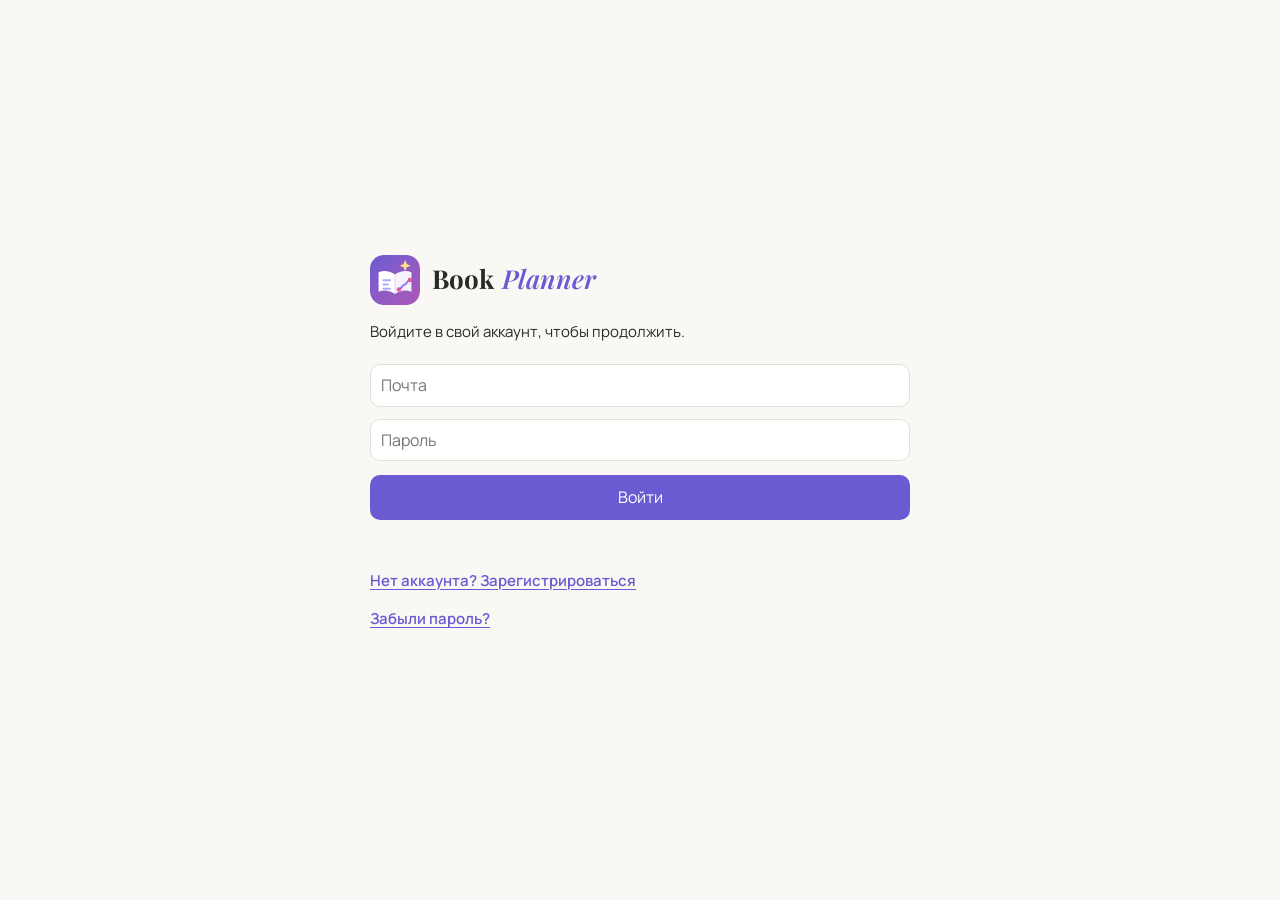
<file: index.html>
<!doctype html>
<html lang="ru">
  <head>
    <meta charset="utf-8" />
    <meta name="viewport" content="width=device-width, initial-scale=1, viewport-fit=cover" />
    <meta name="referrer" content="no-referrer" />
    <!-- Страница может обращаться только к своему проекту Supabase. Если смените проект, обновите адрес в connect-src здесь и в js/config.js. -->
    <meta
      http-equiv="Content-Security-Policy"
      content="default-src 'none'; script-src 'self'; style-src 'self' 'unsafe-inline'; img-src 'self' blob: data:; font-src 'self'; connect-src 'self' blob: https://jmwgsvzxnfgwbrtwiyse.supabase.co; base-uri 'none'; form-action 'none'"
    />
    <title>Book Planner</title>
    <meta
      name="description"
      content="Планировщик сюжета книги: книги, вкладки, блоки, карточки героев."
    />
    <link rel="icon" type="image/svg+xml" sizes="any" href="assets/icon.svg" />
    <link rel="icon" type="image/png" sizes="32x32" href="assets/favicon-32.png" />
    <link rel="icon" type="image/png" sizes="64x64" href="assets/favicon-64.png" />
    <link rel="apple-touch-icon" href="assets/apple-touch-icon.png" />
    <meta name="theme-color" content="#8b7bff" />
    <link rel="stylesheet" href="css/fonts.css?v=202611100936" />
    <link rel="stylesheet" href="css/themes.css?v=202611100936" />
    <link rel="stylesheet" href="css/base.css?v=202611100936" />
    <link rel="stylesheet" href="css/header.css?v=202611100936" />
    <link rel="stylesheet" href="css/tabs.css?v=202611100936" />
    <link rel="stylesheet" href="css/toolbar.css?v=202611100936" />
    <link rel="stylesheet" href="css/layout.css?v=202611100936" />
    <link rel="stylesheet" href="css/outline.css?v=202611100936" />
    <link rel="stylesheet" href="css/blocks.css?v=202611100936" />
    <link rel="stylesheet" href="css/tables.css?v=202611100936" />
    <link rel="stylesheet" href="css/overlays.css?v=202611100936" />
    <link rel="stylesheet" href="css/tour.css?v=202611100936" />
    <link rel="stylesheet" href="css/modes.css?v=202611100936" />
    <script src="js/theme-boot.js?v=202611100936"></script>
  </head>
  <body>
    <noscript>Для работы сайта нужен включённый JavaScript.</noscript>
    <svg width="0" height="0" style="position: absolute" aria-hidden="true" focusable="false">
      <defs>
        <linearGradient id="lgg" x1="0" y1="0" x2="1" y2="1">
          <stop offset="0" stop-color="#8b7bff" style="stop-color: var(--ac)" />
          <stop
            offset="1"
            stop-color="#e255a1"
            style="stop-color: color-mix(in srgb, var(--ac) 45%, #e255a1)"
          />
        </linearGradient>
      </defs>
      <symbol id="lg" viewBox="0 0 64 64">
        <rect width="64" height="64" rx="15" fill="url(#lgg)" />
        <path d="M11 22c8-3 15-1 21 3v25c-6-4-13-6-21-3z" fill="#fff" />
        <path d="M53 22c-8-3-15-1-21 3v25c6-4 13-6 21-3z" fill="#fff" fill-opacity=".93" />
        <path d="M32 25v25" stroke="#d9d3ff" stroke-width="1.2" />
        <rect x="16" y="31" width="11" height="2.6" rx="1.3" fill="#8b7bff" opacity=".65" />
        <rect x="16" y="36.5" width="8" height="2.6" rx="1.3" fill="#8b7bff" opacity=".65" />
        <rect x="16" y="42" width="11" height="2.6" rx="1.3" fill="#8b7bff" opacity=".65" />
        <path
          d="M37 44c3.5 0 4-6 7-6s3.5-6 7-6"
          stroke="#8b7bff"
          stroke-width="2.6"
          fill="none"
          stroke-linecap="round"
          stroke-linejoin="round"
        />
        <circle cx="37" cy="44" r="2.8" fill="#e255a1" />
        <circle cx="51" cy="32" r="2.8" fill="#e255a1" />
        <path d="M45 6.5l2.1 5 5 2.1-5 2.1-2.1 5-2.1-5-5-2.1 5-2.1z" fill="#ffe08a" />
      </symbol>
    </svg>
    <header>
      <div class="htop">
        <button
          id="obtn"
          class="ib"
          type="button"
          aria-label="Структура вкладки"
          title="Структура вкладки"
        >
          ☰
        </button>
        <h1 class="logo" title="Book Planner">
          <svg class="lgm" viewBox="0 0 64 64" aria-hidden="true"><use href="#lg" /></svg
          ><span class="lgt"><b>Book</b> <i>Planner</i></span>
        </h1>
        <div class="bkw">
          <button
            id="bkc"
            class="bkc"
            type="button"
            title="Книги: переключить, создать, удалить"
          ></button>
          <div id="bkm" class="bkm"></div>
        </div>
        <div class="sr">
          <input
            id="q"
            type="search"
            name="plan-search"
            placeholder="🔍 Поиск по сайту…"
            autocomplete="off"
            autocapitalize="off"
            spellcheck="false"
            enterkeyhint="search"
            data-lpignore="true"
            data-1p-ignore="true"
            data-bwignore="true"
            data-form-type="other"
          />
          <div id="sres"></div>
        </div>
        <div id="hacts"></div>
        <button id="bk" type="button" title="Состояние сохранения. Нажмите, чтобы сохранить сейчас">
          ● Сохранено
        </button>
        <div id="mode"></div>
        <button
          id="pbtn"
          class="ib"
          type="button"
          aria-label="Свойства: показать или скрыть"
          title="Свойства: показать или скрыть"
          aria-pressed="true"
        >
          Aa
        </button>
        <button id="st" class="seg" type="button" title="Настройки" aria-label="Настройки">
          ⚙<span class="lbl"> Настройки</span>
        </button>
      </div>
      <div id="tabs"></div>
    </header>
    <div id="app">
      <div
        id="rzo"
        class="rz"
        role="separator"
        aria-orientation="vertical"
        tabindex="0"
        title="Потяните, чтобы изменить ширину (двойной щелчок — вернуть)"
      ></div>
      <div
        id="rzp"
        class="rz"
        role="separator"
        aria-orientation="vertical"
        tabindex="0"
        title="Потяните, чтобы изменить ширину (двойной щелчок — вернуть)"
      ></div>
      <aside id="outline" aria-label="Структура вкладки">
        <h5>
          <span class="ohl"
            ><button
              id="otog"
              class="otog"
              type="button"
              aria-expanded="true"
              title="Скрыть список блоков"
              aria-label="Скрыть список блоков"
            >
              ▾</button
            >Структура</span
          ><button
            class="pcl"
            type="button"
            data-p="outline"
            title="Скрыть панель"
            aria-label="Скрыть структуру"
          >
            ‹
          </button>
        </h5>
        <nav id="olist"></nav>
        <div class="pw">
          <button id="plus" type="button" title="Добавить блок">＋ Добавить блок</button>
          <div id="pp"></div>
        </div>
      </aside>
      <main id="main"></main>
      <aside id="fmt" aria-label="Свойства">
        <h5>
          <span>Свойства</span
          ><button
            class="pcl"
            type="button"
            data-p="insp"
            title="Скрыть панель"
            aria-label="Скрыть свойства"
          >
            ›
          </button>
        </h5>
        <section class="isec">
          <h6>Текст</h6>
          <div id="fp"></div>
        </section>
        <section class="isec">
          <h6>Действия</h6>
          <div id="fact"></div>
        </section>
      </aside>
    </div>
    <button
      id="fbtn"
      class="fab"
      type="button"
      aria-label="Свойства текста"
      title="Свойства текста"
    >
      Aa
    </button>
    <div id="scrim"></div>
    <div id="gate"></div>
    <div id="mbar"></div>
    <div id="toast"></div>
    <div id="modal"></div>
    <script src="js/config.js?v=202611100936"></script>
    <script src="js/utils.js?v=202611100936"></script>
    <script src="js/state.js?v=202611100936"></script>
    <script src="js/model.js?v=202611100936"></script>
    <script src="js/storage.js?v=202611100936"></script>
    <script src="js/sanitize.js?v=202611100936"></script>
    <script src="js/ui.js?v=202611100936"></script>
    <script src="js/format.js?v=202611100936"></script>
    <script src="js/clipboard.js?v=202611100936"></script>
    <script src="js/blocks.js?v=202611100936"></script>
    <script src="js/cards.js?v=202611100936"></script>
    <script src="js/render.js?v=202611100936"></script>
    <script src="js/outline.js?v=202611100936"></script>
    <script src="js/addmenu.js?v=202611100936"></script>
    <script src="js/links.js?v=202611100936"></script>
    <script src="js/multiselect.js?v=202611100936"></script>
    <script src="js/history.js?v=202611100936"></script>
    <script src="js/tables.js?v=202611100936"></script>
    <script src="js/dnd.js?v=202611100936"></script>
    <script src="js/block-actions.js?v=202611100936"></script>
    <script src="js/tabs.js?v=202611100936"></script>
    <script src="js/toolbar.js?v=202611100936"></script>
    <script src="js/search.js?v=202611100936"></script>
    <script src="js/cloud.js?v=202611100936"></script>
    <script src="js/images.js?v=202611100936"></script>
    <script src="js/files.js?v=202611100936"></script>
    <script src="js/sync.js?v=202611100936"></script>
    <script src="js/auth.js?v=202611100936"></script>
    <script src="js/account.js?v=202611100936"></script>
    <script src="js/settings.js?v=202611100936"></script>
    <script src="js/themes.js?v=202611100936"></script>
    <script src="js/books.js?v=202611100936"></script>
    <script src="js/tour.js?v=202611100936"></script>
    <script src="js/backup-reminder.js?v=202611100936"></script>
    <script src="js/main.js?v=202611100936"></script>
  </body>
</html>
</file>
<file: css/fonts.css>
/* Шрифт Manrope (лицензия OFL, файлы лежат в assets/fonts): кириллица и латиница, переменная насыщенность. */
@font-face {
  font-family: 'Manrope';
  font-style: normal;
  font-weight: 200 800;
  font-display: swap;
  src: url('../assets/fonts/manrope-cyrillic.woff2') format('woff2');
  unicode-range: U+0301, U+0400-045F, U+0490-0491, U+04B0-04B1, U+2116;
}
@font-face {
  font-family: 'Manrope';
  font-style: normal;
  font-weight: 200 800;
  font-display: swap;
  src: url('../assets/fonts/manrope-latin.woff2') format('woff2');
  unicode-range:
    U+0000-00FF, U+0131, U+0152-0153, U+02BB-02BC, U+02C6, U+02DA, U+02DC, U+2000-206F, U+2074,
    U+20AC, U+2122, U+2191, U+2193, U+2212, U+2215, U+FEFF, U+FFFD;
}

/* Playfair Display (лицензия OFL): только латиница, нужна для названия «Book Planner» в шапке. */
@font-face {
  font-family: 'Playfair Display';
  font-style: normal;
  font-weight: 400 900;
  font-display: swap;
  src: url('../assets/fonts/playfair-latin.woff2') format('woff2');
  unicode-range:
    U+0000-00FF, U+0131, U+0152-0153, U+02BB-02BC, U+02C6, U+02DA, U+02DC, U+2000-206F, U+2074,
    U+20AC, U+2122, U+2191, U+2193, U+2212, U+2215, U+FEFF, U+FFFD;
}
@font-face {
  font-family: 'Playfair Display';
  font-style: italic;
  font-weight: 400 900;
  font-display: swap;
  src: url('../assets/fonts/playfair-latin-italic.woff2') format('woff2');
  unicode-range:
    U+0000-00FF, U+0131, U+0152-0153, U+02BB-02BC, U+02C6, U+02DA, U+02DC, U+2000-206F, U+2074,
    U+20AC, U+2122, U+2191, U+2193, U+2212, U+2215, U+FEFF, U+FFFD;
}
</file>
<file: css/themes.css>
/* Цвета и темы оформления (переменные цветов). */
:root {
  --bg: #faf8f5;
  --card: #fff;
  --tx: #2b2a28;
  --mut: #8a857d;
  --bd: #e4dfd7;
  --ac: #6b5bd2;
  --acbg: #efecfb;
  box-sizing: border-box;
  padding-top: env(safe-area-inset-top, 0px);
  padding-bottom: env(safe-area-inset-bottom, 0px);
}
@media (prefers-color-scheme: dark) {
  :root:not([data-theme='light']) {
    --bg: #1c1b1a;
    --card: #262523;
    --tx: #eceae6;
    --mut: #9a958c;
    --bd: #3a3835;
    --ac: #a99cff;
    --acbg: #2e2b45;
  }
}
:root[data-theme='dark'] {
  --bg: #1c1b1a;
  --card: #262523;
  --tx: #eceae6;
  --mut: #9a958c;
  --bd: #3a3835;
  --ac: #a99cff;
  --acbg: #2e2b45;
}
:root[data-theme='sakura'] {
  --bg: #fff3f6;
  --card: #fffafb;
  --tx: #3b2a31;
  --mut: #9a7b86;
  --bd: #f1d4dc;
  --ac: #d6457a;
  --acbg: #fde3ec;
  --onac: #fff;
  color-scheme: light;
}
:root[data-theme='forest'] {
  --bg: #eff4eb;
  --card: #fafcf7;
  --tx: #22301f;
  --mut: #6b7f64;
  --bd: #d0dcc6;
  --ac: #3b8450;
  --acbg: #dcefd9;
  --onac: #fff;
  color-scheme: light;
}
:root[data-theme='sunset'] {
  --bg: #fff2e5;
  --card: #fffaf3;
  --tx: #3a2418;
  --mut: #9b7a63;
  --bd: #f0d4ba;
  --ac: #e0562f;
  --acbg: #fddfce;
  --onac: #fff;
  color-scheme: light;
}
:root[data-theme='coffee'] {
  --bg: #ece0cd;
  --card: #f6eddf;
  --tx: #3b2e22;
  --mut: #85715b;
  --bd: #d6c5aa;
  --ac: #8a5628;
  --acbg: #e7d8bf;
  --onac: #fff;
  color-scheme: light;
}
:root[data-theme='ocean'] {
  --bg: #0e1d2a;
  --card: #152a3b;
  --tx: #e3f0f9;
  --mut: #84a3b8;
  --bd: #244059;
  --ac: #4fc3f7;
  --acbg: #173a52;
  --onac: #06222f;
  color-scheme: dark;
}
:root[data-theme='neon'] {
  --bg: #0d0b1a;
  --card: #171330;
  --tx: #f1eaff;
  --mut: #9c8fc9;
  --bd: #2f2764;
  --ac: #ff4fd8;
  --acbg: #2b1650;
  --onac: #1a0518;
  color-scheme: dark;
}
:root[data-theme='terminal'] {
  --bg: #050805;
  --card: #0b120b;
  --tx: #b6ffb6;
  --mut: #5fa05f;
  --bd: #1c3a1c;
  --ac: #39ff14;
  --acbg: #0f2a0f;
  --onac: #021002;
  color-scheme: dark;
}
:root[data-theme='terminal'] body {
  font-family: ui-monospace, SFMono-Regular, Menlo, Consolas, monospace;
}
</file>
<file: css/base.css>
/* Базовые стили: сброс, шрифт страницы, общие элементы. */
* {
  box-sizing: border-box;
}
html {
  scroll-padding-top: env(safe-area-inset-top, 0px);
}
body {
  margin: 0;
  background: var(--bg);
  color: var(--tx);
  font:
    16px/1.55 'Manrope',
    system-ui,
    -apple-system,
    'Segoe UI',
    Roboto,
    sans-serif;
}
select {
  font: inherit;
  font-size: 13px;
  border: 1px solid var(--bd);
  background: var(--card);
  color: var(--tx);
  border-radius: var(--r1);
  padding: 2px 6px;
  margin-bottom: 6px;
}
.add {
  font: inherit;
  font-size: 14px;
  border: 1px dashed var(--bd);
  background: transparent;
  color: var(--ac);
  border-radius: var(--r1);
  padding: 5px 12px;
  cursor: pointer;
}

/* Полосы прокрутки в стиле сайта: тонкие, скруглённые, цвет берётся из темы.
   Chrome, Edge и Safari используют ::-webkit-scrollbar, Firefox получает тонкую полосу стандартными свойствами. */
@supports selector(::-webkit-scrollbar) {
  *::-webkit-scrollbar {
    width: 12px;
    height: 12px;
  }
  *::-webkit-scrollbar-track,
  *::-webkit-scrollbar-corner {
    background: transparent;
  }
  *::-webkit-scrollbar-thumb {
    background: color-mix(in srgb, var(--mut) 38%, transparent);
    background-clip: padding-box;
    border: 3px solid transparent;
    border-radius: 999px;
    min-height: 36px;
    min-width: 36px;
  }
  *::-webkit-scrollbar-thumb:hover {
    background: color-mix(in srgb, var(--ac) 70%, transparent);
    background-clip: padding-box;
  }
  *::-webkit-scrollbar-thumb:active {
    background: var(--ac);
    background-clip: padding-box;
  }
}
@supports not selector(::-webkit-scrollbar) {
  * {
    scrollbar-width: thin;
    scrollbar-color: color-mix(in srgb, var(--mut) 45%, transparent) transparent;
  }
}
</file>
<file: css/header.css>
/* Шапка сайта: логотип, меню книг, поиск, состояние сохранения, настройки. */
header {
  position: sticky;
  top: 0;
  z-index: 20;
  background: var(--bg);
  border-bottom: 1px solid var(--bd);
  padding: 10px 14px 0;
}
header h1 {
  margin: 0;
  font-size: 20px;
}
.logo {
  display: flex;
  align-items: center;
  gap: 10px;
}
header h1.logo {
  font-size: 26px;
}
.lgm {
  width: 38px;
  height: 38px;
  flex: none;
  border-radius: 10px;
  box-shadow: none;
}
.lgt {
  font-family: 'Playfair Display', Georgia, 'Times New Roman', serif;
  font-size: 26px;
  line-height: 1;
  letter-spacing: 0;
  white-space: nowrap;
  position: relative;
  top: -1px;
}
.lgt b {
  font-weight: 700;
  color: var(--tx);
}
.lgt i {
  font-style: italic;
  font-weight: 600;
  color: var(--ac);
  margin-left: 2px;
}
.bkw {
  position: relative;
}
.bkc {
  font: inherit;
  font-size: 14px;
  display: inline-flex;
  align-items: center;
  gap: 6px;
  max-width: 230px;
  padding: 6px 12px;
  border: 1px solid var(--bd);
  border-radius: 10px;
  background: var(--card);
  color: var(--tx);
  cursor: pointer;
}
.bkc .n {
  overflow: hidden;
  text-overflow: ellipsis;
  white-space: nowrap;
  font-weight: 600;
}
.bkm {
  display: none;
  position: absolute;
  left: 0;
  top: 100%;
  margin-top: 6px;
  z-index: 30;
  width: min(320px, 92vw);
  padding: 8px;
  background: var(--card);
  border: 1px solid var(--bd);
  border-radius: 14px;
  box-shadow: var(--sh2);
}
.bkm.on {
  display: block;
}
.bkm .bl {
  max-height: 240px;
  overflow: auto;
  display: flex;
  flex-direction: column;
  gap: 2px;
  margin-bottom: 2px;
}
.bki {
  display: flex;
  align-items: center;
  gap: 8px;
  width: 100%;
  text-align: left;
  font: inherit;
  font-size: 15px;
  border: none;
  background: transparent;
  color: var(--tx);
  padding: 8px 10px;
  border-radius: 8px;
  cursor: pointer;
}
.bki:hover:not(:disabled) {
  background: var(--acbg);
}
.bki.on {
  font-weight: 600;
  background: var(--acbg);
}
.bki:disabled {
  opacity: 0.4;
  cursor: default;
}
.bki.dng {
  color: var(--dng);
}
.bkm hr {
  border: none;
  border-top: 1px solid var(--bd);
  margin: 6px 0;
}
.bkm p {
  margin: 4px 2px;
  font-size: 14px;
  color: var(--mut);
}
.bkm input[type='text'] {
  width: 100%;
  font: inherit;
  padding: 8px 10px;
  border: 1px solid var(--bd);
  border-radius: 8px;
  background: var(--bg);
  color: var(--tx);
  margin: 4px 0;
}
.bkm .bkchk {
  display: flex;
  align-items: center;
  gap: 8px;
  font-size: 14px;
  margin: 4px 2px;
}
.bkm .bf {
  display: flex;
  gap: 6px;
  margin-top: 8px;
}
.bkm .bf button {
  flex: 1;
  font: inherit;
  padding: 8px;
  border-radius: 8px;
  border: 1px solid var(--bd);
  background: var(--card);
  color: var(--tx);
  cursor: pointer;
}
.bkm .bf button.go {
  background: var(--ac);
  color: var(--onac, #fff);
  border-color: var(--ac);
}
.bkm .bf button.dng {
  background: var(--dng);
  color: #fff;
  border-color: var(--dng);
}
#mode {
  display: flex;
  border: 1px solid var(--bd);
  border-radius: 12px;
  overflow: visible;
  padding: 3px;
  gap: 2px;
  background: var(--bg);
}
.seg {
  font: inherit;
  font-size: 14px;
  border: none;
  background: transparent;
  color: var(--mut);
  padding: 6px 12px;
  cursor: pointer;
  border-radius: 9px;
  font-weight: 600;
}
.seg.on {
  background: var(--card);
  color: var(--tx);
  box-shadow:
    var(--sh1),
    0 0 0 1px var(--bd);
}
#bk[data-s='ok'] {
  color: var(--ok);
  border-color: color-mix(in srgb, var(--ok) 40%, transparent);
}
#bk[data-s='wait'] {
  color: var(--warn);
  border-color: color-mix(in srgb, var(--warn) 40%, transparent);
}
#bk[data-s='bad'] {
  color: var(--dng);
  border-color: color-mix(in srgb, var(--dng) 53%, transparent);
  font-weight: 600;
}
#st {
  border: 1px solid var(--bd);
  border-radius: 10px;
  background: var(--card);
}
.sr {
  position: relative;
  flex: 1;
  min-width: 140px;
  max-width: 340px;
}
#q {
  width: 100%;
  font: inherit;
  font-size: 14px;
  padding: 6px 10px;
  border: 1px solid var(--bd);
  border-radius: 10px;
  background: var(--card);
  color: var(--tx);
}
#sres {
  display: none;
  position: absolute;
  left: 0;
  right: 0;
  top: 100%;
  margin-top: 4px;
  max-height: 60vh;
  overflow: auto;
  background: var(--card);
  border: 1px solid var(--bd);
  border-radius: 12px;
  box-shadow: var(--sh2);
  z-index: 15;
  min-width: 260px;
}
#sres.on {
  display: block;
}
.sri {
  display: block;
  width: 100%;
  text-align: left;
  font: inherit;
  font-size: 14px;
  border: none;
  border-bottom: 1px solid var(--bd);
  background: transparent;
  color: var(--tx);
  padding: 8px 12px;
  cursor: pointer;
}
.sri:hover {
  background: var(--acbg);
}
.sri small {
  display: block;
  color: var(--mut);
}
mark {
  background: rgba(240, 180, 0, 0.35);
  color: inherit;
  border-radius: 3px;
}
#bk {
  font: inherit;
  font-size: 13px;
  padding: 4px 12px;
  border-radius: 10px;
  border: 1px solid var(--bd);
  background: transparent;
  color: var(--mut);
  cursor: pointer;
  white-space: nowrap;
}

/* Верхний ряд шапки и кнопки-значки (отмена, возврат, структура) */
.htop {
  display: flex;
  align-items: center;
  gap: 10px;
  flex-wrap: wrap;
}
#hacts {
  display: flex;
  gap: 4px;
  margin-left: auto;
}
#hacts button,
.ib {
  width: 34px;
  height: 34px;
  display: inline-grid;
  place-items: center;
  font: inherit;
  font-size: 17px;
  line-height: 1;
  border: 1px solid var(--bd);
  border-radius: 10px;
  background: var(--card);
  color: var(--tx);
  cursor: pointer;
  padding: 0;
}
#hacts button:hover:not(:disabled),
.ib:hover {
  background: var(--acbg);
}
#hacts button:disabled {
  opacity: 0.35;
  cursor: default;
}
</file>
<file: css/tabs.css>
/* Вкладки книги. */
.tab.on {
  background: var(--acbg);
  color: var(--ac);
  font-weight: 700;
  cursor: text;
  outline: none;
  border-color: transparent;
}
.tab.dr-b {
  box-shadow: -3px 0 0 var(--ac);
}
.tab.dr-a {
  box-shadow: 3px 0 0 var(--ac);
}
button.tab.on {
  cursor: default;
}
.tab {
  max-width: 220px;
  overflow: hidden;
  text-overflow: ellipsis;
  font: inherit;
  border: 1px solid var(--bd);
  background: var(--card);
  color: var(--mut);
  padding: 7px 16px;
  border-radius: 999px;
  cursor: pointer;
  white-space: nowrap;
  line-height: 20px;
  font-weight: 600;
  flex: 0 0 auto;
}
.tab.new {
  color: var(--ac);
  border-style: dashed;
  padding: 7px 15px;
  font-weight: 600;
  background: transparent;
}
#tabs {
  display: flex;
  gap: 6px;
  flex-wrap: nowrap;
  padding: 8px 0 10px;
  overflow-x: auto;
  overflow-y: hidden;
}
</file>
<file: css/toolbar.css>
/* Панель «Настройки текста» и меню добавления блока. */
#fmt button:disabled {
  opacity: 0.35;
  cursor: default;
}
.szin {
  width: 46px;
  height: 30px;
  font: inherit;
  font-size: 14px;
  padding: 0 2px;
  border: none;
  background: transparent;
  color: var(--tx);
  text-align: center;
  -moz-appearance: textfield;
  appearance: textfield;
}
.szin::-webkit-inner-spin-button,
.szin::-webkit-outer-spin-button {
  -webkit-appearance: none;
  margin: 0;
}
.stepper {
  display: inline-flex;
  align-items: center;
  border: 1px solid var(--bd);
  border-radius: 8px;
  overflow: hidden;
  background: var(--card);
}
#fmt .stepper button {
  border: none;
  border-radius: 0;
  min-width: 30px;
  height: 30px;
  font-size: 18px;
  line-height: 1;
  background: transparent;
}
#fmt .stepper button:hover {
  background: var(--acbg);
}
.szrow {
  display: inline-flex;
  align-items: center;
  gap: 6px;
}
.dd {
  position: relative;
  display: inline-block;
}
#fmt .ddb {
  display: inline-flex;
  align-items: center;
  justify-content: space-between;
  gap: 8px;
  text-align: left;
}
#fmt .ddb.f {
  min-width: 150px;
}
.ddm {
  display: none;
  position: absolute;
  left: 0;
  top: 100%;
  margin-top: 6px;
  z-index: 12;
  min-width: 100%;
  max-height: 280px;
  overflow: auto;
  flex-direction: column;
  gap: 2px;
  padding: 6px;
  background: var(--card);
  border: 1px solid var(--bd);
  border-radius: 12px;
  box-shadow: var(--sh2);
}
.dd.open .ddm {
  display: flex;
}
#fmt .ddm button {
  height: auto;
  min-width: 0;
  text-align: left;
  border: none;
  background: transparent;
  padding: 7px 14px;
  font-size: 15px;
  white-space: nowrap;
  border-radius: 8px;
}
#fmt .ddm button:hover,
#fmt .ddm button.on {
  background: var(--acbg);
}
#fmt .ddm button.on {
  font-weight: 600;
}
.lbl {
  font-size: 13px;
  color: var(--mut);
}
#fmt button small {
  font-size: 11px;
  margin-left: 3px;
  color: var(--mut);
}
#fmt button svg {
  display: block;
}
#fmt button {
  font: inherit;
  font-size: 14px;
  min-width: 34px;
  height: 32px;
  border: 1px solid var(--bd);
  background: var(--card);
  color: var(--tx);
  border-radius: 8px;
  cursor: pointer;
  padding: 0 8px;
}
#fmt .sw {
  width: 24px;
  min-width: 0;
  height: 24px;
  padding: 0;
  border-radius: 50%;
  border: 2px solid var(--card);
  box-shadow: 0 0 0 1px var(--bd);
}
.tp {
  display: grid;
  grid-auto-flow: column;
  grid-template-rows: repeat(3, 28px);
  grid-auto-columns: 32px;
  gap: 2px;
  padding: 3px;
  width: max-content;
  background: var(--card);
  border: 1px solid var(--bd);
  border-radius: 10px;
  box-shadow: var(--sh1);
}
.crow {
  flex: 0 0 100%;
  display: flex;
  align-items: center;
  flex-wrap: wrap;
  gap: 8px;
  padding-top: 8px;
  margin-top: 2px;
  border-top: 1px solid var(--bd);
}
#fmt input.cpick {
  width: 26px;
  height: 26px;
  min-width: 0;
  padding: 0;
  border: none;
  border-radius: 50%;
  background: conic-gradient(#e5484d, #d4a017, #2fa84f, #3b82f6, #8b5cf6, #e255a1, #e5484d);
  cursor: pointer;
  -webkit-appearance: none;
  appearance: none;
  box-shadow: 0 0 0 1px var(--bd);
}
.cpick::-webkit-color-swatch-wrapper {
  padding: 0;
}
.cpick::-webkit-color-swatch {
  border: none;
  border-radius: 50%;
  opacity: 0;
}
.cpick::-moz-color-swatch {
  border: none;
  border-radius: 50%;
  opacity: 0;
}
.tp.g4 {
  grid-template-rows: repeat(4, 28px);
}
</file>
<file: css/layout.css>
/* Раскладка страницы: шапка сверху, слева структура вкладки, в центре записи, справа свойства.
   На узких экранах (телефон, планшет) боковые панели прячутся и выезжают по кнопкам. */
:root {
  --hh: 112px; /* высота шапки, обновляется скриптом */
  --ow: 240px; /* ширина панели «Структура» (можно тянуть мышкой) */
  --pw: 300px; /* ширина панели «Свойства» */
  --oshow: 1; /* 0, если панель скрыта */
  --pshow: 1;
}
.lo-off {
  --oshow: 0;
}
.li-off {
  --pshow: 0;
}
/* панели прижаты к краям экрана, центральная колонка занимает всё остальное место */
#app {
  position: relative;
  display: grid;
  grid-template-columns: calc(var(--ow) * var(--oshow)) minmax(0, 1fr) calc(
      var(--pw) * var(--pshow)
    );
  align-items: start;
}
#outline {
  grid-column: 1;
  grid-row: 1;
}
#app > main {
  grid-column: 2;
  grid-row: 1;
}
#fmt {
  grid-column: 3;
  grid-row: 1;
}
.lo-off #outline,
.li-off #fmt {
  display: none;
}
#outline,
#fmt {
  position: sticky;
  top: var(--hh);
  max-height: calc(100vh - var(--hh));
  box-sizing: border-box;
  padding: 18px 14px;
  background: var(--card);
}
#outline {
  border-right: 1px solid var(--bd);
  overflow-y: auto;
  min-height: calc(100vh - var(--hh));
}
#fmt {
  border-left: 1px solid var(--bd);
  min-height: calc(100vh - var(--hh));
}
#outline h5,
#fmt h5 {
  margin: 0 6px 12px;
  font-size: 11px;
  letter-spacing: 1px;
  text-transform: uppercase;
  color: var(--mut);
}
.isec {
  border-top: 1px solid var(--bd);
  padding: 14px 0 6px;
}
.isec h6 {
  margin: 0 6px 10px;
  font-size: 11px;
  letter-spacing: 1px;
  text-transform: uppercase;
  color: var(--mut);
  font-weight: 700;
}
#fp {
  display: flex;
  flex-wrap: wrap;
  align-items: center;
  gap: 6px;
}
#fp .sp {
  flex: 0 0 100%;
  height: 0;
  margin: 2px 0;
}
#fact {
  display: grid;
  gap: 6px;
}
#fact button {
  width: 100%;
  text-align: left;
}
#fmt .dd {
  position: relative;
}
.fab,
#fbtn {
  display: none;
}
#scrim {
  display: none;
}
#st .lbl {
  display: inline;
}
body.read #fmt,
body.mm #fmt,
body.read .pw,
body.mm .pw {
  display: none;
}
body.read #app,
body.mm #app {
  grid-template-columns: calc(var(--ow) * var(--oshow)) minmax(0, 1fr);
}
/* ручки: тянешь границу панели, и ширина меняется */
.rz {
  position: absolute;
  top: 0;
  bottom: 0;
  width: 10px;
  z-index: 6;
  cursor: col-resize;
  touch-action: none;
  outline: none;
}
.rz:hover,
.rz.drag,
.rz:focus-visible {
  background: linear-gradient(
    to right,
    transparent 4px,
    var(--ac) 4px,
    var(--ac) 6px,
    transparent 6px
  );
}
#rzo {
  left: calc(var(--ow) * var(--oshow) - 5px);
}
#rzp {
  right: calc(var(--pw) * var(--pshow) - 5px);
}
.lo-off #rzo,
.li-off #rzp,
body.read #rzp,
body.mm #rzp {
  display: none;
}
body.resizing {
  cursor: col-resize;
  user-select: none;
}
#outline h5,
#fmt h5 {
  display: flex;
  align-items: center;
  justify-content: space-between;
}
.pcl,
.otog {
  width: 26px;
  height: 26px;
  border: none;
  border-radius: 8px;
  background: transparent;
  color: var(--mut);
  font-size: 18px;
  line-height: 1;
  cursor: pointer;
  padding: 0;
}
.pcl:hover,
.otog:hover {
  background: var(--acbg);
  color: var(--ac);
}
.ib[aria-pressed='true'] {
  background: var(--acbg);
  color: var(--ac);
  border-color: transparent;
}
#pbtn {
  font-family: 'Manrope', system-ui, sans-serif;
  font-weight: 700;
  font-size: 14px;
}

/* центральная колонка занимает всю доступную ширину; ширину текста ограничивает сам main */
#app > main {
  width: 100%;
  box-sizing: border-box;
}

@media (max-width: 1280px) {
  #st .lbl {
    display: none;
  }
}

@media (max-width: 1099px) {
  #app,
  body.read #app,
  body.mm #app {
    display: block;
  }
  .rz,
  #pbtn {
    display: none;
  }
  .pcl {
    font-size: 0;
  }
  .pcl::after {
    content: '✕';
    font-size: 15px;
  }
  #outline {
    position: fixed;
    top: 0;
    bottom: 0;
    left: 0;
    width: min(320px, 88vw);
    max-height: none;
    z-index: 70;
    padding-top: max(18px, env(safe-area-inset-top));
    box-shadow: var(--sh2);
    transform: translateX(-105%);
    transition: transform 0.2s;
  }
  body.show-outline #outline {
    transform: none;
  }
  #fmt {
    position: fixed;
    left: 0;
    right: 0;
    bottom: 0;
    top: auto;
    max-height: 62vh;
    min-height: 0;
    overflow-y: auto;
    z-index: 70;
    border: none;
    border-radius: var(--r3) var(--r3) 0 0;
    box-shadow: var(--sh2);
    padding-bottom: max(18px, env(safe-area-inset-bottom));
    transform: translateY(105%);
    transition: transform 0.2s;
  }
  body.show-insp #fmt {
    transform: none;
  }
  #fmt .ddm {
    position: static;
    box-shadow: none;
    margin-top: 6px;
    max-height: 200px;
  }
  .szrow {
    flex-wrap: wrap;
  }
  .fab,
  #fbtn {
    display: grid;
    place-items: center;
    position: fixed;
    right: 16px;
    bottom: calc(16px + env(safe-area-inset-bottom));
    width: 52px;
    height: 52px;
    border: none;
    border-radius: 16px;
    background: var(--ac);
    color: var(--onac, #fff);
    font:
      700 17px 'Manrope',
      system-ui,
      sans-serif;
    box-shadow: var(--sh2);
    z-index: 40;
    cursor: pointer;
  }
  body.read #fbtn,
  body.mm #fbtn,
  body.show-insp #fbtn {
    display: none;
  }
  body.show-outline #scrim,
  body.show-insp #scrim {
    display: block;
    position: fixed;
    inset: 0;
    background: rgba(10, 10, 20, 0.45);
    z-index: 60;
  }
  body:not(.read) main {
    padding-right: 20px;
  }
}

@media (max-width: 760px) {
  header {
    padding: 8px 12px 0;
  }
  /* верхний ряд: меню, значок, книга, настройки; второй ряд: режим, сохранение, отмена */
  .bkw {
    flex: 1 1 140px;
    order: 3;
  }
  .bkc {
    width: 100%;
    max-width: none;
  }
  #st {
    order: 4;
  }
  #mode {
    order: 5;
  }
  #mode .lbl {
    display: none;
  }
  #bk {
    order: 6;
    margin-left: auto;
  }
  #hacts {
    order: 7;
    margin-left: 0;
  }
  #outline .sr {
    max-width: none;
    margin: 0 0 14px;
  }
}
@media (max-width: 1099px) {
  #outline .sr {
    max-width: none;
    margin: 0 0 14px;
  }
  body.show-outline #fbtn {
    display: none;
  }
}
</file>
<file: css/outline.css>
/* Структура вкладки: список блоков слева и кнопка добавления блока. */
#olist {
  display: flex;
  flex-direction: column;
  gap: 2px;
  margin-bottom: 14px;
}
.oi {
  display: flex;
  flex-direction: column;
  align-items: flex-start;
  width: 100%;
  text-align: left;
  font: inherit;
  line-height: 1.3;
  border: none;
  background: transparent;
  color: var(--tx);
  padding: 7px 10px;
  border-radius: var(--r1);
  cursor: pointer;
}
.oi:hover {
  background: var(--acbg);
}
.oi .ot {
  font-size: 11px;
  font-weight: 600;
  letter-spacing: 0.3px;
  color: var(--mut);
}
.oi .ox {
  max-width: 100%;
  overflow: hidden;
  text-overflow: ellipsis;
  white-space: nowrap;
  font-size: 14px;
  font-weight: 600;
}
.oi.sub {
  padding-top: 4px;
  padding-bottom: 4px;
}
.oi.sub .ox {
  font-weight: 500;
  color: var(--mut);
}
.oe {
  margin: 4px 10px;
  color: var(--mut);
  font-size: 13px;
}
.pw {
  position: static;
}
#plus {
  width: 100%;
  text-align: left;
  font: inherit;
  font-size: 14px;
  font-weight: 600;
  padding: 9px 12px;
  border: 1.5px dashed var(--bd);
  border-radius: var(--r1);
  background: transparent;
  color: var(--mut);
  cursor: pointer;
}
#plus:hover {
  border-color: var(--ac);
  color: var(--ac);
}
#pp {
  display: none;
  flex-direction: column;
  gap: 2px;
  margin-top: 6px;
  padding: 6px;
  background: var(--bg);
  border: 1px solid var(--bd);
  border-radius: var(--r2);
}
#pp.open {
  display: flex;
}

#pp button {
  width: 100%;
  text-align: left;
  font: inherit;
  font-size: 14px;
  font-weight: 600;
  padding: 8px 10px;
  border: none;
  border-radius: var(--r1);
  background: transparent;
  color: var(--tx);
  cursor: pointer;
}
#pp button:hover {
  background: var(--acbg);
  color: var(--ac);
}
#pp hr {
  width: 100%;
  border: none;
  border-top: 1px solid var(--bd);
  margin: 4px 0;
}

/* группы блоков в структуре: стрелка сворачивания и переименование */
.orow {
  display: flex;
  align-items: stretch;
  gap: 2px;
}
.orow .oi {
  flex: 1;
  width: auto;
  min-width: 0;
}
.ofold {
  flex: none;
  width: 24px;
  border: none;
  border-radius: var(--r1);
  background: transparent;
  color: var(--mut);
  font-size: 12px;
  cursor: pointer;
  padding: 0;
}
.ofold:hover {
  background: var(--acbg);
  color: var(--ac);
}
.oi.og .ox {
  font-weight: 700;
}
.orn {
  width: 100%;
  box-sizing: border-box;
  font: inherit;
  font-size: 14px;
  font-weight: 600;
  padding: 4px 8px;
  border: 1px solid var(--ac);
  border-radius: var(--r1);
  background: var(--card);
  color: var(--tx);
  outline: none;
  box-shadow: 0 0 0 3px var(--acbg);
}

/* кнопка, которая раскрывает и скрывает список блоков */
.ohl {
  display: inline-flex;
  align-items: center;
  gap: 4px;
}
#olist[hidden] {
  display: none;
}
</file>
<file: css/blocks.css>
/* Блоки: текст, заголовки, плашки, карточки, изображения, группы, перетаскивание. */
.dh {
  font: inherit;
  font-size: 13px;
  border: 1px solid var(--bd);
  background: var(--card);
  color: var(--mut);
  border-radius: 6px;
  padding: 1px 8px;
  cursor: grab;
  display: inline-block;
  user-select: none;
  -webkit-user-select: none;
}
.dragging {
  opacity: 0.35;
}
.blk.dr-b {
  box-shadow: 0 -3px 0 0 var(--ac);
}
.blk.dr-a {
  box-shadow: 0 3px 0 0 var(--ac);
}
.card.dr-b {
  box-shadow: -4px 0 0 0 var(--ac);
}
.card.dr-a {
  box-shadow: 4px 0 0 0 var(--ac);
}
.blk.anc::before {
  content: '⚓';
  position: absolute;
  left: 100%;
  top: 3px;
  margin-left: 12px;
  font-size: 14px;
  opacity: 0.7;
}
.blk.anc:hover::before,
.blk.anc:focus-within::before {
  opacity: 0;
}
.blk:hover > .tools,
.blk:focus-within > .tools {
  opacity: 1;
  pointer-events: auto;
}
.blk.top:has(.blk:hover) > .tools {
  opacity: 0;
  pointer-events: none;
}
.img img {
  display: block;
  max-width: 100%;
  border-radius: 10px;
  margin: 0 auto;
}
.cap {
  color: var(--mut);
  font-size: 14px;
  text-align: center;
  margin-top: 6px;
}
main {
  max-width: 860px;
  margin: 0 auto;
  padding: 20px 20px 60px;
}
.blk {
  position: relative;
  margin: 0 0 14px;
  padding: 4px 0;
  border-radius: 10px;
}
.tools button,
.del {
  font: inherit;
  font-size: 13px;
  border: 1px solid var(--bd);
  background: var(--card);
  color: var(--mut);
  border-radius: 6px;
  padding: 1px 8px;
  cursor: pointer;
}
.sure {
  background: #d9534f !important;
  color: #fff !important;
  border-color: #d9534f !important;
}
.ed {
  outline: none;
  white-space: pre-wrap;
  word-break: break-word;
  min-height: 1.5em;
}
.ed:empty::before {
  content: attr(data-ph);
  color: var(--mut);
  pointer-events: none;
}
.ed a[data-b] {
  color: var(--ac);
  text-decoration: underline dotted;
  cursor: pointer;
}
.ed a[data-b]::after {
  content: '↗';
  font-size: 0.75em;
  margin-left: 2px;
}
.h1 {
  font-size: 30px;
  font-weight: 700;
  line-height: 1.25;
}
.h2 {
  font-size: 23px;
  font-weight: 650;
  line-height: 1.3;
}
.h3 {
  font-size: 18px;
  font-weight: 600;
}
.bar {
  display: flex;
  gap: 6px;
  flex-wrap: wrap;
  margin-top: 8px;
}
.warn {
  padding: 12px 14px;
  border-radius: 10px;
  border-left: 5px solid;
  display: flex;
  gap: 10px;
}
.warn .ico {
  font-size: 20px;
  line-height: 1.4;
}
.warn .ed {
  flex: 1;
}
.w-w {
  background: rgba(240, 180, 0, 0.16);
  border-color: #e0a800;
}
.w-r {
  background: rgba(220, 60, 60, 0.14);
  border-color: #d9534f;
}
.w-i {
  background: rgba(107, 91, 210, 0.14);
  border-color: #6b5bd2;
}
.w-o {
  background: rgba(50, 170, 90, 0.15);
  border-color: #32aa5a;
}
.grid {
  display: grid;
  grid-template-columns: repeat(auto-fill, minmax(210px, 1fr));
  gap: 12px;
}
.card {
  background: var(--card);
  border: 1px solid var(--bd);
  border-radius: 12px;
  padding: 12px;
  box-shadow: 0 1px 3px rgba(0, 0, 0, 0.05);
}
.cx {
  float: right;
  display: flex;
  gap: 4px;
}
.ct {
  font-weight: 650;
  margin-bottom: 6px;
}
.cb {
  color: var(--mut);
}
.atl {
  display: flex;
  flex-direction: column;
  gap: 6px;
  margin-top: 10px;
  padding-top: 10px;
  border-top: 1px dashed var(--bd);
}
.at {
  display: grid;
  grid-template-columns: minmax(64px, 36%) 1fr auto;
  gap: 2px 8px;
  align-items: start;
}
.ak {
  color: var(--ac);
  font-size: 13px;
  font-weight: 650;
  padding-top: 2px;
}
.av {
  font-size: 14.5px;
  min-width: 0;
}
.atx {
  border: none;
  background: transparent;
  color: var(--mut);
  cursor: pointer;
  font-size: 13px;
  padding: 2px 4px;
  border-radius: 6px;
  opacity: 0.6;
}
.atx:hover {
  opacity: 1;
  background: var(--acbg);
}
.atb {
  margin-top: 8px;
}
.atb .add {
  font-size: 13px;
  padding: 4px 10px;
}
.blk.top {
  padding-left: 24px;
}
.fold {
  position: absolute;
  left: 0;
  top: 4px;
  width: 22px;
  height: 24px;
  border: none;
  background: transparent;
  color: var(--mut);
  cursor: pointer;
  font-size: 14px;
  padding: 0;
}
.grp {
  border: 1px solid var(--bd);
  border-radius: 12px;
  padding: 12px 14px 4px;
  background: var(--card);
}
.grp .blk {
  margin-bottom: 10px;
}
.sum {
  border: 1px dashed var(--bd);
  border-radius: 10px;
  padding: 8px 12px;
  color: var(--mut);
  cursor: pointer;
}
.more {
  color: var(--mut);
  font-size: 13px;
  padding-bottom: 8px;
}
.blk.top.picked {
  background: var(--acbg);
  box-shadow: 0 0 0 2px var(--ac);
}
.blk.top.picked::after {
  content: '✓';
  position: absolute;
  left: 3px;
  top: 6px;
  width: 18px;
  height: 18px;
  border-radius: 50%;
  background: var(--ac);
  color: var(--onac, #fff);
  font-size: 12px;
  text-align: center;
  line-height: 18px;
}
.ed ul,
.ed ol {
  margin: 0.3em 0;
  padding-left: 1.5em;
}
.ed ul {
  list-style: disc;
}
.ed ol {
  list-style: decimal;
}
.ed li {
  margin: 0.1em 0;
}
.flash {
  animation: fl 1.8s;
}
@keyframes fl {
  0%,
  55% {
    background: var(--acbg);
    box-shadow: 0 0 0 8px var(--acbg);
  }
  100% {
    background: transparent;
    box-shadow: 0 0 0 8px transparent;
  }
}
.blk:focus {
  outline: none;
}
.tools {
  position: absolute;
  left: 100%;
  top: 0;
  display: flex;
  flex-direction: column;
  gap: 6px;
  padding-left: 8px;
  opacity: 0;
  pointer-events: none;
  z-index: 2;
  transition: opacity 0.12s;
}
.tools .ib {
  width: 32px;
  height: 28px;
  padding: 0;
  display: flex;
  align-items: center;
  justify-content: center;
  border: none;
  background: transparent;
  color: var(--mut);
  border-radius: 7px;
  cursor: pointer;
  font-size: 13px;
}
.tools .ib svg {
  width: 16px;
  height: 16px;
  fill: none;
  stroke: currentColor;
  stroke-width: 1.6;
  stroke-linecap: round;
  stroke-linejoin: round;
}
.tools .ib svg .f {
  fill: currentColor;
  stroke: none;
}
.tools .ib:hover {
  background: var(--acbg);
  color: var(--ac);
}
.tools .ib:disabled {
  opacity: 0.3;
  cursor: default;
  background: transparent;
  color: var(--mut);
}
.tools .ib[draggable='true'] {
  cursor: grab;
}
.tools .ib.del:hover {
  background: rgba(217, 83, 79, 0.14);
  color: #d9534f;
}
.tools .ib.sure {
  background: #d9534f !important;
  color: #fff !important;
}
.tools .anc-l {
  display: flex;
  align-items: center;
  justify-content: center;
  gap: 4px;
  height: 30px;
  padding: 0 6px;
  background: var(--card);
  border: 1px solid var(--bd);
  border-radius: 10px;
  font-size: 12px;
  color: var(--mut);
  white-space: nowrap;
  cursor: pointer;
  box-shadow: 0 1px 4px rgba(0, 0, 0, 0.1);
}
.tools .anc-l input {
  margin: 0;
  width: 13px;
  height: 13px;
  accent-color: var(--ac);
}
.iwrap {
  position: relative;
  max-width: 100%;
  margin: 0 auto;
}
.iwrap img {
  display: block;
  width: 100%;
  height: auto;
  border-radius: 10px;
}
.irs {
  position: absolute;
  right: -6px;
  bottom: -6px;
  width: 16px;
  height: 16px;
  border-radius: 50%;
  background: var(--ac);
  border: 2px solid var(--card);
  cursor: nwse-resize;
  touch-action: none;
  box-shadow: 0 1px 3px rgba(0, 0, 0, 0.3);
  opacity: 0;
  transition: opacity 0.12s;
}
.iwrap:hover .irs,
.blk:hover .irs,
.blk:focus-within .irs {
  opacity: 1;
}
.imgerr {
  padding: 14px;
  border: 1px dashed var(--bd);
  border-radius: 10px;
  color: var(--mut);
  text-align: center;
  font-size: 14px;
}
</file>
<file: css/tables.css>
/* Таблицы и их элементы управления. */
.rs {
  position: absolute;
  top: 0;
  right: -4px;
  width: 8px;
  height: 100%;
  cursor: col-resize;
  z-index: 2;
  touch-action: none;
}
.rs:hover,
.rs:active {
  background: rgba(107, 91, 210, 0.4);
}
.hrow {
  display: flex;
  align-items: baseline;
  gap: 10px;
}
.hrow select {
  margin: 0;
  flex: none;
}
.hrow .ed {
  flex: 1;
}
tr.dr-b td {
  box-shadow: inset 0 3px 0 0 var(--ac);
}
tr.dr-a td {
  box-shadow: inset 0 -3px 0 0 var(--ac);
}
.rh {
  position: absolute;
  left: 1px;
  top: 50%;
  transform: translateY(-50%);
  border: none !important;
  background: transparent !important;
  padding: 0 2px !important;
  font-size: 12px;
}
td:first-child .ed {
  padding-left: 20px;
}
.tw {
  overflow-x: auto;
}
table {
  border-collapse: collapse;
  table-layout: fixed;
  width: 100%;
  min-width: 480px;
  background: var(--card);
}
th,
td {
  position: relative;
  border: 1px solid var(--bd);
  padding: 0;
  vertical-align: top;
  overflow-wrap: anywhere;
}
td .ed,
th .ed {
  padding: 8px 10px;
  min-height: 2.4em;
}
th {
  background: var(--acbg);
  text-align: left;
  font-weight: 600;
}
th.dr-b {
  box-shadow: inset 3px 0 0 var(--ac);
}
th.dr-a {
  box-shadow: inset -3px 0 0 var(--ac);
}
.ch {
  position: absolute;
  top: 1px;
  left: 50%;
  transform: translateX(-50%) rotate(90deg);
  border: none !important;
  background: transparent !important;
  padding: 0 2px !important;
  font-size: 12px;
  line-height: 1;
}
.csel {
  background: rgba(107, 91, 210, 0.22) !important;
  outline: 2px solid var(--ac);
  outline-offset: -2px;
}
.tw.sel-mode .ed {
  user-select: none;
  -webkit-user-select: none;
  cursor: cell;
}
.cntl {
  font-size: 14px;
  color: var(--mut);
  display: flex;
  align-items: center;
  gap: 6px;
}
.cnt {
  width: 58px;
  font: inherit;
  font-size: 14px;
  padding: 4px 6px;
  border: 1px solid var(--bd);
  border-radius: 8px;
  background: var(--card);
  color: var(--tx);
}
.cmenu {
  position: fixed;
  z-index: 60;
  min-width: 240px;
  padding: 6px;
  background: var(--card);
  border: 1px solid var(--bd);
  border-radius: 12px;
  box-shadow: 0 8px 24px rgba(0, 0, 0, 0.2);
  display: flex;
  flex-direction: column;
  gap: 2px;
}
.cmi {
  font: inherit;
  font-size: 14px;
  text-align: left;
  border: none;
  background: transparent;
  color: var(--tx);
  padding: 7px 10px;
  border-radius: 8px;
  cursor: pointer;
}
.cmi:hover:not(:disabled) {
  background: var(--acbg);
}
.cmi.dng {
  color: #d9534f;
}
.cmi:disabled {
  opacity: 0.35;
  cursor: default;
}
.cmenu hr {
  border: none;
  border-top: 1px solid var(--bd);
  margin: 3px 0;
  width: 100%;
}
.rsr {
  position: absolute;
  left: 0;
  right: 0;
  bottom: -4px;
  height: 8px;
  cursor: row-resize;
  z-index: 2;
  touch-action: none;
}
.rsr:hover,
.rsr:active {
  background: rgba(107, 91, 210, 0.4);
}
</file>
<file: css/overlays.css>
/* Окна и всплывающие элементы: вход, настройки, уведомления, меню атрибутов, окно резервной копии. */
.thg {
  display: grid;
  grid-template-columns: repeat(auto-fill, minmax(130px, 1fr));
  gap: 6px;
  margin-bottom: 4px;
}
.thb {
  display: flex;
  align-items: center;
  gap: 8px;
  font: inherit;
  font-size: 14px;
  text-align: left;
  border: 2px solid var(--bd);
  background: var(--bg);
  color: var(--tx);
  border-radius: 10px;
  padding: 6px 8px;
  cursor: pointer;
}
.thb.on {
  border-color: var(--ac);
}
.thb i {
  width: 20px;
  height: 20px;
  border-radius: 50%;
  border: 1px solid rgba(128, 128, 128, 0.5);
  flex: none;
}
.sett-note {
  margin: 2px 0 6px;
  font-size: 14px;
  color: var(--mut);
  word-break: break-all;
}
.box.big {
  max-width: 580px;
  text-align: center;
  padding: 30px 26px;
}
.bigem {
  font-size: 60px;
  line-height: 1;
  margin-bottom: 6px;
}
.box.big h3 {
  font-size: 25px;
  margin: 6px 0 12px;
}
.box.big p {
  font-size: 16px;
  line-height: 1.55;
  margin: 8px 0;
}
.box.big ul {
  text-align: left;
  margin: 12px auto;
  max-width: 440px;
  padding-left: 22px;
  font-size: 15.5px;
  line-height: 1.75;
}
.box.big .bkdone {
  color: var(--ok);
  font-weight: 600;
}
.bigbtn {
  display: block;
  width: 100%;
  font: inherit;
  font-size: 18px;
  font-weight: 600;
  padding: 15px;
  border-radius: 12px;
  border: none;
  background: var(--ac);
  color: var(--onac, #fff);
  cursor: pointer;
  margin: 16px 0 8px;
}
.bigbtn:disabled {
  opacity: 0.6;
  cursor: default;
}
.bigsec {
  display: block;
  width: 100%;
  font: inherit;
  font-size: 15px;
  padding: 10px;
  border: 1px solid var(--bd);
  border-radius: 10px;
  background: var(--card);
  color: var(--tx);
  cursor: pointer;
  margin-top: 6px;
}
.gbox h2.logo {
  font-size: 30px;
  margin: 0 0 14px;
  gap: 12px;
}
.gbox h2.logo .lgm {
  width: 50px;
  height: 50px;
  border-radius: 14px;
}
#gate {
  position: fixed;
  inset: 0;
  z-index: 100;
  background: var(--bg);
  display: flex;
  align-items: center;
  justify-content: center;
  padding: 20px;
  overflow: auto;
}
.gbox {
  max-width: 540px;
  width: 100%;
}
.gbox h2 {
  margin: 0 0 10px;
}
.gbox p,
.gbox li {
  font-size: 15px;
}
.gbox ol {
  padding-left: 20px;
}
.gbox input {
  width: 100%;
  font: inherit;
  padding: 8px 10px;
  border: 1px solid var(--bd);
  border-radius: 10px;
  background: var(--card);
  color: var(--tx);
  margin: 6px 0;
}
.gbtn {
  display: block;
  width: 100%;
  font: inherit;
  font-size: 16px;
  padding: 10px 16px;
  margin: 8px 0;
  border-radius: 10px;
  border: none;
  background: var(--ac);
  color: var(--onac, #fff);
  cursor: pointer;
}
.gbtn.s {
  background: var(--acbg);
  color: var(--tx);
  border: 1px solid var(--ac);
}
#gmsg {
  color: var(--mut);
  font-size: 14px;
  min-height: 1.4em;
}
.gnote {
  color: var(--mut);
  font-size: 13px;
}
.gbox a {
  color: var(--ac);
  font-size: 15px;
  font-weight: 600;
  text-decoration: underline;
  text-underline-offset: 3px;
}
.gbox a:hover {
  filter: brightness(1.15);
}
.gbox textarea {
  width: 100%;
  height: 150px;
  font:
    12px/1.4 ui-monospace,
    Consolas,
    monospace;
  padding: 8px;
  border: 1px solid var(--bd);
  border-radius: 10px;
  background: var(--card);
  color: var(--tx);
}
.gbox details {
  margin: 10px 0;
  border: 1px solid var(--bd);
  border-radius: 10px;
  padding: 8px 12px;
  background: var(--card);
}
#gst {
  font-size: 14px;
  margin: 0 0 8px;
}
#bst {
  color: var(--mut);
  font-size: 14px;
  min-height: 1.4em;
  margin: 8px 0;
}
.apop {
  position: fixed;
  z-index: 60;
  width: min(310px, 92vw);
  box-sizing: border-box;
  background: var(--card);
  color: var(--tx);
  border: 1px solid var(--bd);
  border-radius: 14px;
  box-shadow: var(--sh2);
  padding: 12px;
}
.apop p {
  margin: 0 0 8px;
  font-size: 14px;
  color: var(--mut);
}
.apop .achips {
  display: flex;
  flex-wrap: wrap;
  gap: 6px;
  margin-bottom: 10px;
}
.apop .achips button {
  font: inherit;
  font-size: 14px;
  padding: 5px 11px;
  border: 1px solid var(--bd);
  border-radius: 999px;
  background: var(--bg);
  color: var(--tx);
  cursor: pointer;
}
.apop .achips button:hover {
  background: var(--acbg);
  border-color: var(--ac);
}
.apop .arow {
  display: flex;
  gap: 6px;
}
.apop input[type='text'] {
  flex: 1;
  min-width: 0;
  font: inherit;
  font-size: 14px;
  padding: 7px 10px;
  border: 1px solid var(--bd);
  border-radius: 8px;
  background: var(--bg);
  color: var(--tx);
}
.apop .arow .go {
  font: inherit;
  font-size: 14px;
  padding: 7px 12px;
  border: none;
  border-radius: 8px;
  background: var(--ac);
  color: var(--onac, #fff);
  cursor: pointer;
}
.apop .achk {
  display: flex;
  align-items: center;
  gap: 8px;
  margin-top: 10px;
  font-size: 13.5px;
}
.empty {
  color: var(--mut);
  text-align: center;
  padding: 30px 0;
}
.it.sub {
  margin-left: 18px;
  width: calc(100% - 18px);
}
#mbar {
  display: none;
  position: fixed;
  left: 0;
  right: 0;
  bottom: 0;
  background: var(--card);
  border-top: 1px solid var(--bd);
  padding: 10px 12px calc(10px + env(safe-area-inset-bottom, 0px));
  gap: 8px;
  justify-content: center;
  align-items: center;
  flex-wrap: wrap;
  z-index: 6;
}
#mbar span {
  color: var(--mut);
  font-size: 14px;
}
#mbar button {
  font: inherit;
  font-size: 14px;
  border: 1px solid var(--ac);
  background: var(--acbg);
  color: var(--tx);
  border-radius: 8px;
  padding: 6px 14px;
  cursor: pointer;
}
#mbar .go {
  background: var(--ac);
  color: var(--onac, #fff);
}
#mbar .go:disabled {
  opacity: 0.4;
  cursor: default;
}
#toast {
  position: fixed;
  left: 50%;
  bottom: 24px;
  transform: translateX(-50%);
  background: var(--tx);
  color: var(--bg);
  padding: 8px 14px;
  border-radius: 10px;
  font-size: 14px;
  opacity: 0;
  pointer-events: none;
  transition: opacity 0.2s;
  max-width: 90%;
  z-index: 20;
}
#toast.on {
  opacity: 1;
}
#modal {
  display: none;
  position: fixed;
  inset: 0;
  background: rgba(0, 0, 0, 0.45);
  z-index: 30;
  align-items: center;
  justify-content: center;
}
#modal.on {
  display: flex;
}
.box {
  background: var(--card);
  border-radius: 14px;
  padding: 16px;
  width: 92%;
  max-width: 460px;
  max-height: 80vh;
  overflow: auto;
}
.box h3 {
  margin: 0 0 8px;
  font-size: 17px;
}
.mh {
  margin: 12px 0 4px;
  font-size: 13px;
  color: var(--mut);
  text-transform: uppercase;
  letter-spacing: 0.04em;
}
.it {
  display: block;
  width: 100%;
  text-align: left;
  font: inherit;
  font-size: 15px;
  border: 1px solid var(--bd);
  background: var(--bg);
  color: var(--tx);
  border-radius: 8px;
  padding: 7px 10px;
  margin-bottom: 4px;
  cursor: pointer;
}
.it.dng {
  border-color: var(--dng);
  color: var(--dng);
}
.it.dng:hover {
  background: color-mix(in srgb, var(--dng) 12%, transparent);
}
.gpre {
  white-space: pre-wrap;
  font:
    12px/1.5 ui-monospace,
    Consolas,
    monospace;
  margin: 6px 0;
  color: var(--tx);
}
.gpre.big {
  font-size: 16px;
  letter-spacing: 0.04em;
  word-break: break-all;
  text-align: center;
  padding: 10px;
  border: 1px dashed var(--bd);
  border-radius: 10px;
  background: var(--card);
}
</file>
<file: css/tour.css>
/* Обучение для новых пользователей. */
#tour {
  position: fixed;
  inset: 0;
  z-index: 90;
}
#tour .ts {
  position: absolute;
  inset: 0;
}
#tour.c .ts {
  background: rgba(0, 0, 0, 0.58);
}
#tour .th {
  position: absolute;
  border-radius: 12px;
  box-shadow:
    0 0 0 9999px rgba(0, 0, 0, 0.58),
    0 0 0 3px var(--ac);
  transition: all 0.25s;
  pointer-events: none;
}
#tour.c .th {
  display: none;
}
#tour .tc {
  position: absolute;
  width: min(360px, calc(100vw - 24px));
  box-sizing: border-box;
  background: var(--card);
  color: var(--tx);
  border: 1px solid var(--bd);
  border-radius: 16px;
  padding: 18px 18px 14px;
  box-shadow: 0 12px 40px rgba(0, 0, 0, 0.35);
}
#tour.c .tc {
  left: 50%;
  top: 50%;
  transform: translate(-50%, -50%);
  width: min(440px, calc(100vw - 24px));
  padding: 26px 24px 18px;
  text-align: center;
}
#tour .tc h4 {
  margin: 0 0 8px;
  font-size: 19px;
}
#tour.c .tc h4 {
  font-size: 23px;
}
#tour .tc p {
  margin: 0 0 14px;
  font-size: 15.5px;
  line-height: 1.55;
}
#tour .tprog {
  display: flex;
  align-items: center;
  gap: 8px;
  font-size: 12.5px;
  color: var(--mut);
  margin-bottom: 12px;
}
#tour.c .tprog {
  justify-content: center;
}
#tour .tdots {
  display: flex;
  gap: 4px;
}
#tour .tdots i {
  width: 7px;
  height: 7px;
  border-radius: 50%;
  background: var(--bd);
}
#tour .tdots i.on {
  background: var(--ac);
}
#tour .tbtns {
  display: flex;
  gap: 8px;
  align-items: center;
}
#tour.c .tbtns {
  justify-content: center;
  flex-direction: column-reverse;
  gap: 6px;
}
#tour .tbtns .sk {
  margin-right: auto;
  border: none;
  background: transparent;
  color: var(--mut);
  font: inherit;
  font-size: 14px;
  text-decoration: underline;
  cursor: pointer;
  padding: 6px 4px;
}
#tour.c .tbtns .sk {
  margin: 0;
}
#tour .tbtns .b,
#tour .tbtns .n {
  font: inherit;
  font-size: 15px;
  padding: 9px 16px;
  border-radius: 10px;
  cursor: pointer;
  border: 1px solid var(--bd);
  background: var(--card);
  color: var(--tx);
}
#tour .tbtns .n {
  background: var(--ac);
  color: var(--onac, #fff);
  border-color: var(--ac);
  font-weight: 600;
}
#tour.c .tbtns .n {
  padding: 12px 28px;
  font-size: 17px;
}

#tour .tbtns .b,
#tour .tbtns .n,
#tour .tbtns .sk {
  white-space: nowrap;
}
</file>
<file: css/modes.css>
/* Режимы: чтение и выделение нескольких блоков. */
body.read .rs,
body.read .dh,
body.mm .rs,
body.mm .dh {
  display: none;
}
body.read .blk.anc::before,
body.mm .blk.anc::before {
  display: none;
}
body:not(.read) main {
  max-width: 924px;
  padding-right: 92px;
}
body:not(.read) .grp {
  padding-right: 92px;
}
body.read .cap:empty {
  display: none;
}
body.mm main {
  padding-bottom: 110px;
}
body.mm #toast {
  bottom: 84px;
}
body.read .atb,
body.read .atx,
body.read .at.ae {
  display: none;
}
body.read .atl:not(:has(.at:not(.ae))) {
  display: none;
}
body.mm #mbar {
  display: flex;
}
body.mm #fmt,
body.mm .tools,
body.mm .fold,
body.mm .bar,
body.mm select,
body.mm .del {
  display: none;
}
body.mm .blk.top {
  cursor: pointer;
  user-select: none;
  -webkit-user-select: none;
  transition:
    box-shadow 0.15s,
    background 0.15s;
}
body.mm .blk.top .ed {
  pointer-events: none;
}
body.mm .blk.top:hover {
  box-shadow:
    0 0 0 2px var(--ac),
    0 0 18px 3px var(--ac);
}
body.read .tools,
body.read #fmt,
body.read .bar,
body.read select,
body.read .del,
body.read .tab.new {
  display: none;
}
body.read main {
  padding-bottom: 50px;
}
body.read .ed:empty::before {
  content: '';
}
body.read .tab.on {
  cursor: default;
}
body.read #toast {
  bottom: 24px;
}
body:not(.read) th .ed {
  padding-top: 16px;
}
body.read .rsr,
body.mm .rsr {
  display: none;
}
body.read .irs,
body.mm .irs {
  display: none;
}
</file>
